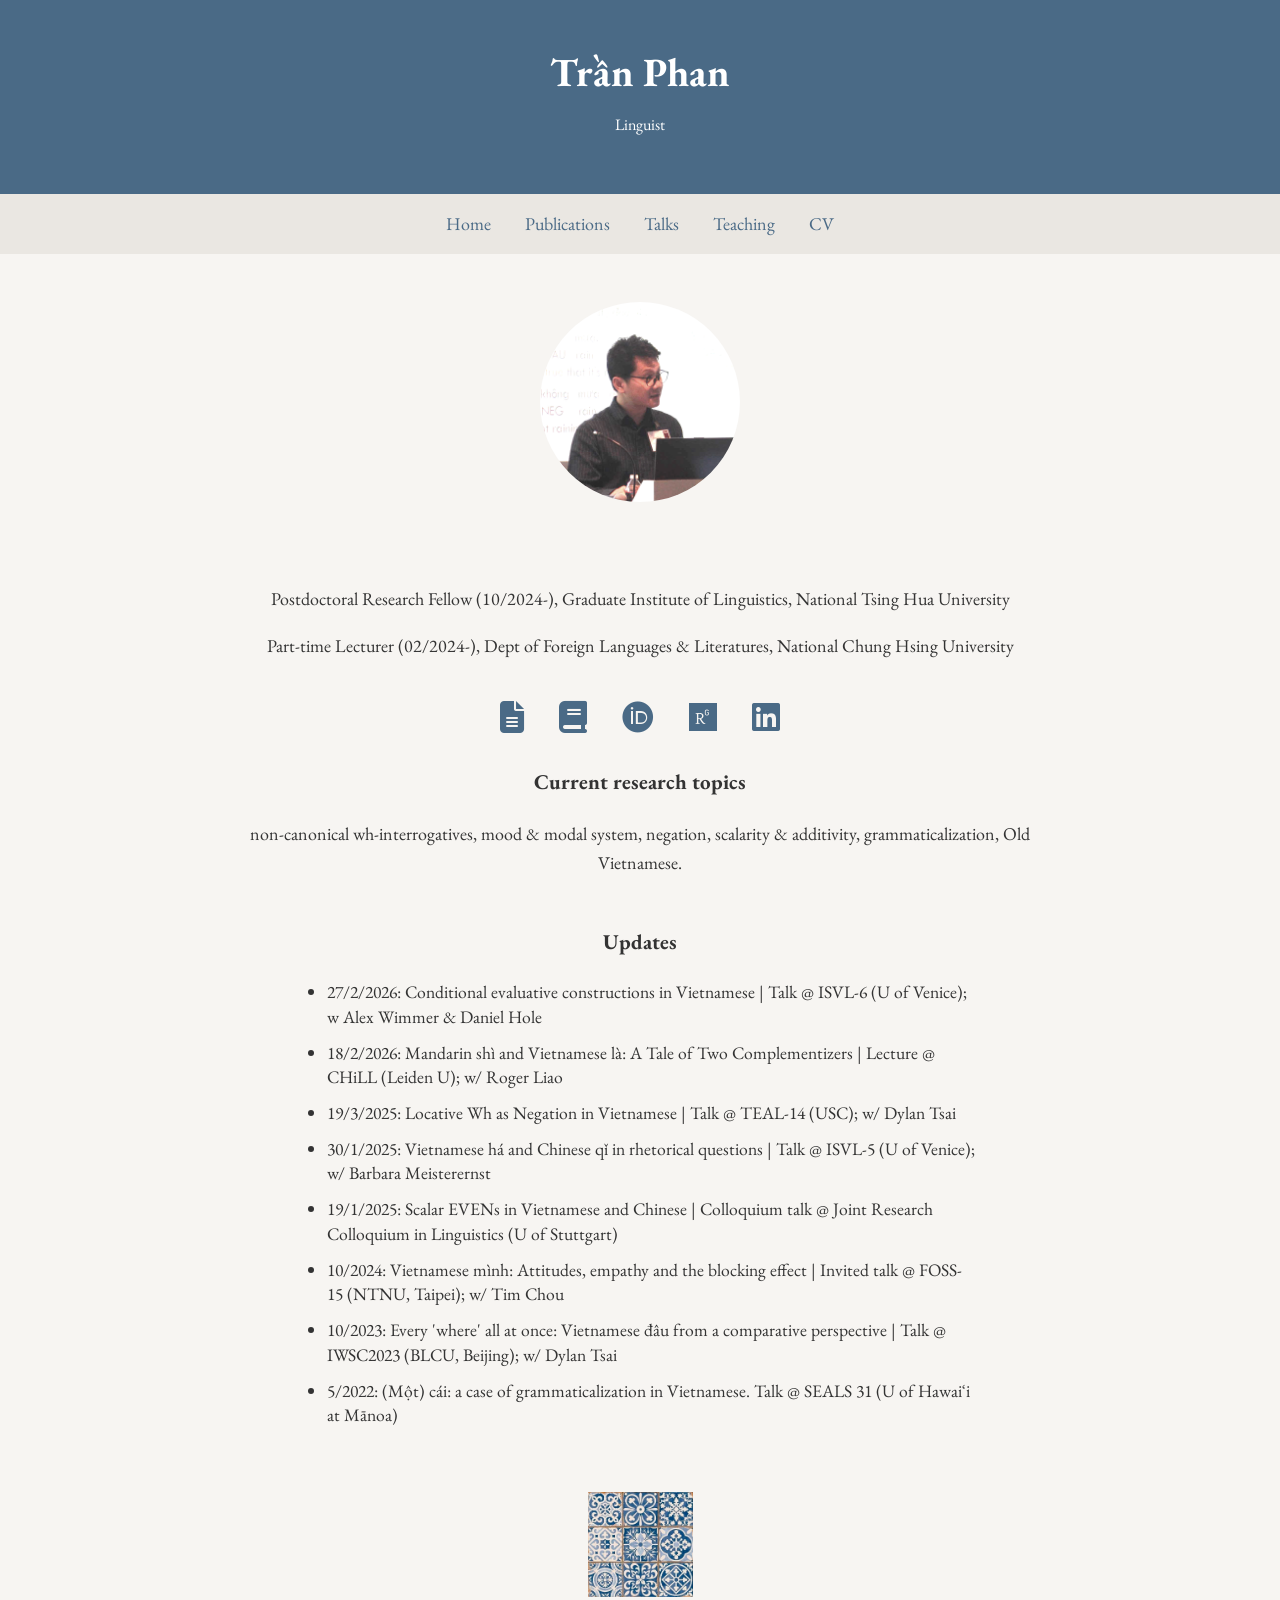
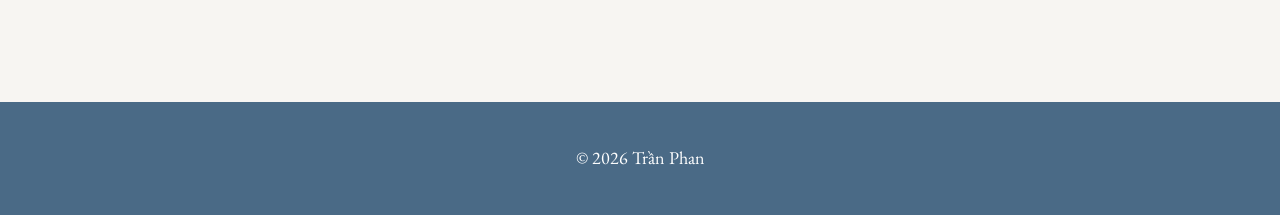
<file: index.html>
<!DOCTYPE html>
<html lang="en">
<head>
 <meta name="google-site-verification" content="Gx5-51kXQUoRYXP0o1XvS5WAChfy-038PQCGRmsh7GU" />
<meta charset="UTF-8">
<title>Trần Phan</title>
<meta name="description" content="Trần Phan is a linguist specializing in Vietnamese syntax, pragmatics, and grammaticalization.">
<link rel="stylesheet" href="style.css">
<link rel="stylesheet" href="https://cdnjs.cloudflare.com/ajax/libs/font-awesome/6.5.0/css/all.min.css">
  <meta name="viewport" content="width=device-width, initial-scale=1.0">
 <link href="https://fonts.googleapis.com/css2?family=EB+Garamond&display=swap" rel="stylesheet">
</head>

<body>

<header>
  <h1>Trần Phan</h1>
  <p>Linguist</p>
</header>

<nav>
  <a href="index.html">Home</a>
  <a href="publications.html">Publications</a>
  <a href="talks.html">Talks</a>
  <a href="teaching.html">Teaching</a>
  <a href="cv.html">CV</a>
</nav>

<div class="profile-photo">
  <img src="profile.jpg">
</div>

<section class="content">

  <p>
Postdoctoral Research Fellow (10/2024-), Graduate Institute of Linguistics, National Tsing Hua University
</p>
  
  <p>
Part-time Lecturer (02/2024-), Dept of Foreign Languages & Literatures, National Chung Hsing University
</p>

 <div class="icons">
      <a href="cv.pdf"><i class="fas fa-file-lines"></i></a>
  <a href="https://scholar.google.com"><i class="fas fa-book"></i></a>
  <a href="https://orcid.org"><i class="fab fa-orcid"></i></a>
  <a href="https://researchgate.net"><i class="fab fa-researchgate"></i></a>
  <a href="https://linkedin.com"><i class="fab fa-linkedin"></i></a>
</div>
 
 <h3>Current research topics</h3>
<p>
non-canonical wh-interrogatives, mood & modal system, negation, scalarity & additivity, grammaticalization, Old Vietnamese.
</p>

  <div class="updates">
  <h3>Updates</h3>
  <ul>
    <li>27/2/2026: Conditional evaluative constructions in Vietnamese | Talk @ ISVL-6 (U of Venice); w Alex Wimmer & Daniel Hole</li>
    <li>18/2/2026: Mandarin shì and Vietnamese là: A Tale of Two Complementizers | Lecture @ CHiLL (Leiden U); w/ Roger Liao</li>
    <li>19/3/2025: Locative Wh as Negation in Vietnamese | Talk @ TEAL-14 (USC); w/ Dylan Tsai</li>
    <li>30/1/2025: Vietnamese há and Chinese qǐ in rhetorical questions | Talk @ ISVL-5 (U of Venice); w/ Barbara Meisterernst</li>
    <li>19/1/2025: Scalar EVENs in Vietnamese and Chinese | Colloquium talk @ Joint Research Colloquium in Linguistics (U of Stuttgart)</li>
    <li>10/2024: Vietnamese mình: Attitudes, empathy and the blocking effect | Invited talk @ FOSS-15 (NTNU, Taipei); w/ Tim Chou</li>
    <li>10/2023: Every 'where' all at once: Vietnamese đâu from a comparative perspective | Talk @ IWSC2023 (BLCU, Beijing); w/ Dylan Tsai</li>
    <li>5/2022: (Một) cái: a case of grammaticalization in Vietnamese. Talk @ SEALS 31 (U of Hawaiʻi at Mānoa)</li>
  </ul>
</div>

<div class="tile-image">
  <img src="tile.jpg">
</div>

</section>

<footer>
  <p>© 2026 Trần Phan</p>
</footer>

</body>
</html>
</file>
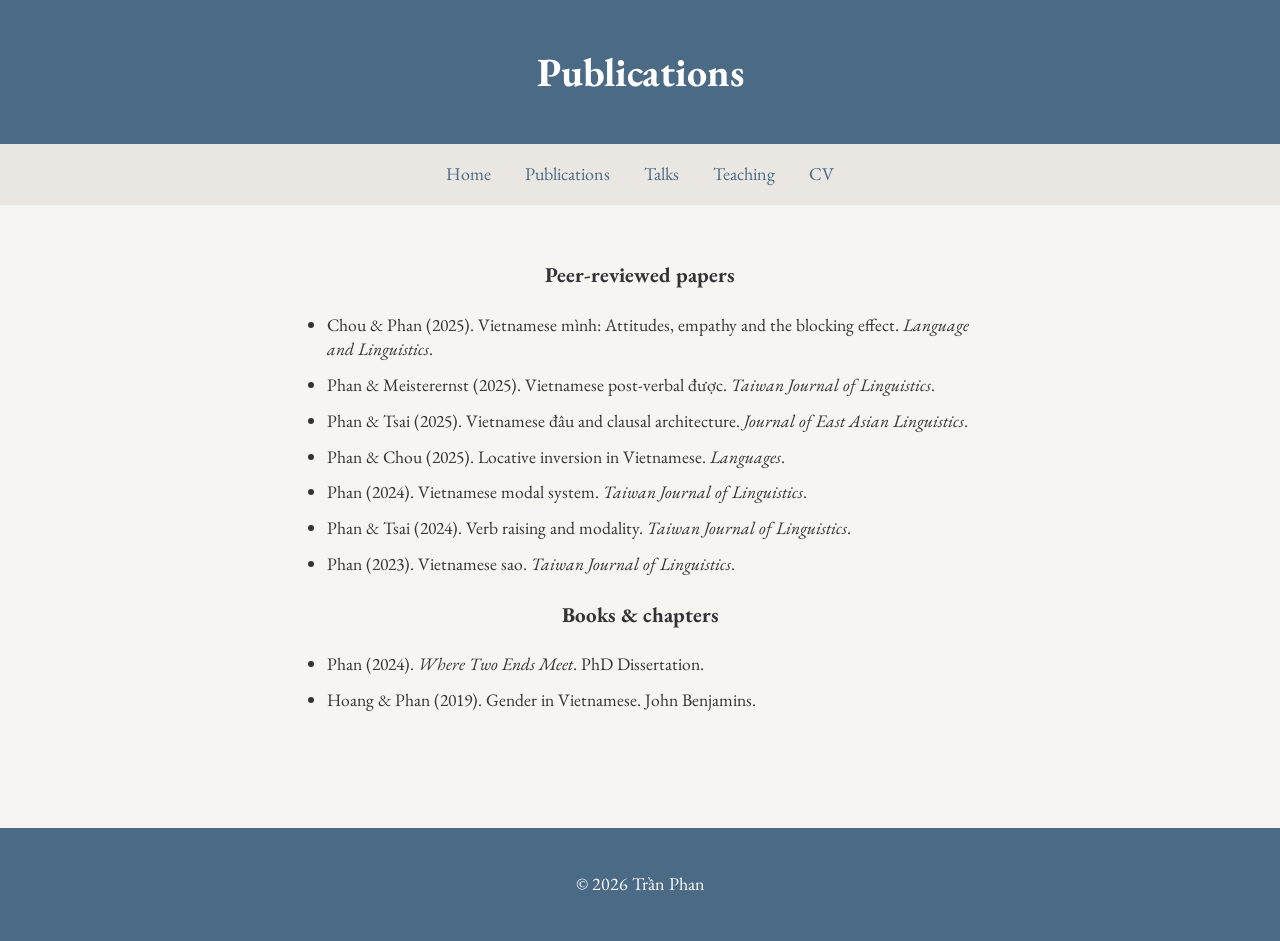
<file: publications.html>
<!DOCTYPE html>
<html lang="en">
<head>
<meta charset="UTF-8">
<title>Publications | Trần Phan</title>
  <meta name="description" content="Publications by Trần Phan, linguist specializing in Vietnamese syntax, pragmatics, and grammaticalization.">
<link rel="stylesheet" href="style.css">
  <meta name="viewport" content="width=device-width, initial-scale=1.0">
  <link href="https://fonts.googleapis.com/css2?family=EB+Garamond&display=swap" rel="stylesheet">
</head>

<body>

<header>
  <h1>Publications</h1>
</header>

<nav>
  <a href="index.html">Home</a>
  <a href="publications.html">Publications</a>
  <a href="talks.html">Talks</a>
  <a href="teaching.html">Teaching</a>
  <a href="cv.html">CV</a>
</nav>

<section class="content">

<h3>Peer-reviewed papers</h3>

<ul>
<li>Chou & Phan (2025). Vietnamese mình: Attitudes, empathy and the blocking effect. <i>Language and Linguistics</i>.</li>
<li>Phan & Meisterernst (2025). Vietnamese post-verbal được. <i>Taiwan Journal of Linguistics</i>.</li>
<li>Phan & Tsai (2025). Vietnamese đâu and clausal architecture. <i>Journal of East Asian Linguistics</i>.</li>
<li>Phan & Chou (2025). Locative inversion in Vietnamese. <i>Languages</i>.</li>
<li>Phan (2024). Vietnamese modal system. <i>Taiwan Journal of Linguistics</i>.</li>
<li>Phan & Tsai (2024). Verb raising and modality. <i>Taiwan Journal of Linguistics</i>.</li>
<li>Phan (2023). Vietnamese sao. <i>Taiwan Journal of Linguistics</i>.</li>
</ul>

<h3>Books & chapters</h3>

<ul>
<li>Phan (2024). <i>Where Two Ends Meet</i>. PhD Dissertation.</li>
<li>Hoang & Phan (2019). Gender in Vietnamese. John Benjamins.</li>
</ul>

</section>

<footer>
<p>© 2026 Trần Phan</p>
</footer>

</body>
</html>
</file>
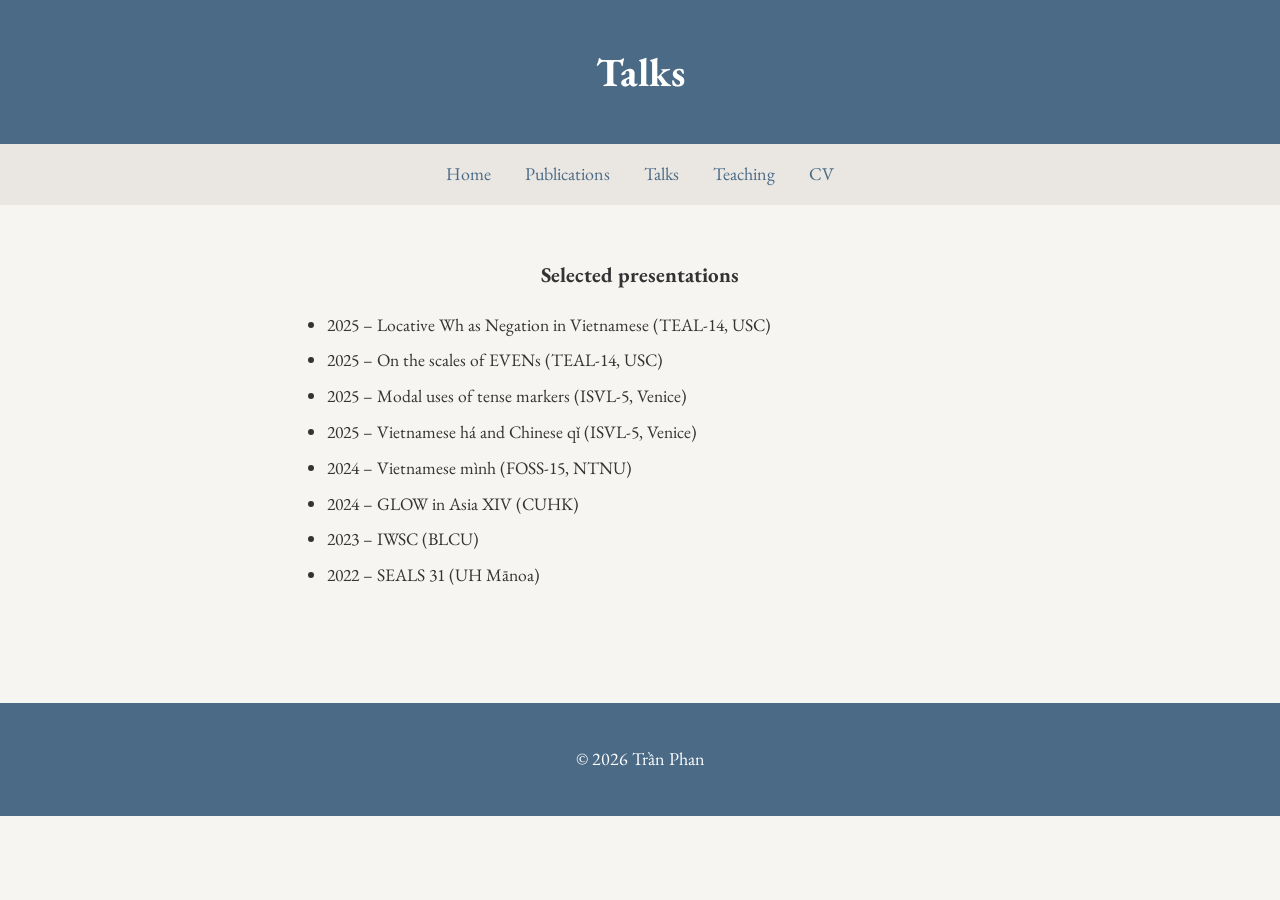
<file: talks.html>
<!DOCTYPE html>
<html lang="en">
<head>
<meta charset="UTF-8">
<title>Talks | Trần Phan</title>
  <meta name="description" content="Talks by Trần Phan, linguist specializing in Vietnamese syntax, pragmatics, and grammaticalization.">
<link rel="stylesheet" href="style.css">
  <meta name="viewport" content="width=device-width, initial-scale=1.0">
  <link href="https://fonts.googleapis.com/css2?family=EB+Garamond&display=swap" rel="stylesheet">
</head>

<body>

<header>
  <h1>Talks</h1>
</header>

<nav>
  <a href="index.html">Home</a>
  <a href="publications.html">Publications</a>
  <a href="talks.html">Talks</a>
  <a href="teaching.html">Teaching</a>
  <a href="cv.html">CV</a>
</nav>

<section class="content">

<h3>Selected presentations</h3>

<ul>
<li>2025 – Locative Wh as Negation in Vietnamese (TEAL-14, USC)</li>
<li>2025 – On the scales of EVENs (TEAL-14, USC)</li>
<li>2025 – Modal uses of tense markers (ISVL-5, Venice)</li>
<li>2025 – Vietnamese há and Chinese qǐ (ISVL-5, Venice)</li>
<li>2024 – Vietnamese mình (FOSS-15, NTNU)</li>
<li>2024 – GLOW in Asia XIV (CUHK)</li>
<li>2023 – IWSC (BLCU)</li>
<li>2022 – SEALS 31 (UH Mānoa)</li>
</ul>

</section>

<footer>
<p>© 2026 Trần Phan</p>
</footer>

</body>
</html>
</file>
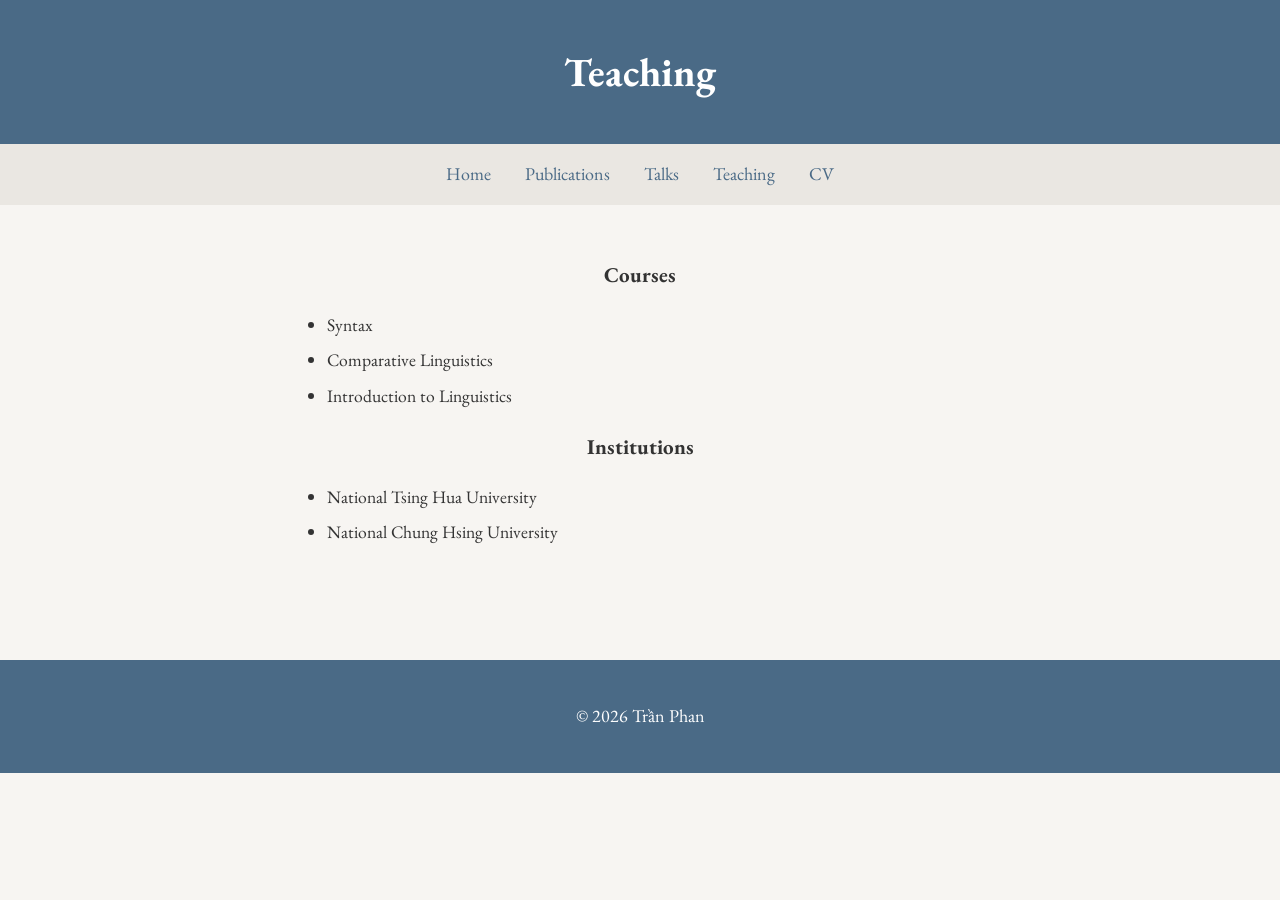
<file: teaching.html>
<!DOCTYPE html>
<html lang="en">
<head>
<meta charset="UTF-8">
<title>Teaching | Trần Phan</title>
  <meta name="description" content="Teachings by Trần Phan, linguist specializing in Vietnamese syntax, pragmatics, and grammaticalization.">
<link rel="stylesheet" href="style.css">
  <meta name="viewport" content="width=device-width, initial-scale=1.0">
  <link href="https://fonts.googleapis.com/css2?family=EB+Garamond&display=swap" rel="stylesheet">
</head>

<body>

<header>
  <h1>Teaching</h1>
</header>

<nav>
  <a href="index.html">Home</a>
  <a href="publications.html">Publications</a>
  <a href="talks.html">Talks</a>
  <a href="teaching.html">Teaching</a>
  <a href="cv.html">CV</a>
</nav>

<section class="content">

<h3>Courses</h3>

<ul>
<li>Syntax</li>
<li>Comparative Linguistics</li>
<li>Introduction to Linguistics</li>
</ul>

<h3>Institutions</h3>

<ul>
<li>National Tsing Hua University</li>
<li>National Chung Hsing University</li>
</ul>

</section>

<footer>
<p>© 2026 Trần Phan</p>
</footer>

</body>
</html>
</file>
<file: style.css>
body {
  font-family: "EB Garamond", Garamond, "Times New Roman", serif;
  margin: 0;
  background: #f7f5f2;
  color: #333;
  line-height: 1.6;
  font-size: 18px;
}

/* HEADER */
header {
  background: #4a6a86;
  color: white;
  text-align: center;
  padding: 2.5rem 1rem;
}

header h1 {
  margin: 0;
  font-size: 2.5rem;
}

header p {
  margin-top: 0.5rem;
  font-size: 1rem;
}

/* NAV */
nav {
  text-align: center;
  padding: 1rem;
  background: #eae7e2;
}

nav a {
  margin: 0 15px;
  text-decoration: none;
  color: #4a6a86;
}

/* CONTENT */
.content {
  max-width: 800px;
  margin: auto;
  text-align: center;
  padding: 2rem;
}

/* LISTS */
ul {
  list-style-position: outside;
  padding-left: 1.5rem;
  text-align: left;
  margin: 1.2rem auto;     /* slightly reduced */
  max-width: 650px;
}

li {
  font-size: 1.1rem;       /* 🔽 ~20% smaller (from 1rem baseline) */
  margin-bottom: 0.7rem;   /* 🔽 ~30% tighter spacing */
  line-height: 1.4;        /* slightly tighter */
}

/* PROFILE PHOTO */
.profile-photo {
  text-align: center;
  margin: 3rem 0 1.5rem;
}

.profile-photo img {
  width: 200px;
  border-radius: 50%;
}

/* ICONS */
.icons {
  display: flex;
  justify-content: center;
  gap: 35px;
  margin-top: 2rem;
}

.icons a {
  font-size: 2rem;
  color: #4a6a86;
  transition: 0.2s;
}

.icons a:hover {
  transform: translateY(-4px);
  color: #2f4f66;
}

/* UPDATES */
.updates {
  margin-top: 3rem;
  text-align: left;
}

.updates h3 {
  text-align: center;
}

.tile-image {
  text-align: center;
  margin-top: 4rem;
}

.tile-image img {
  width: 105px;
}

/* FOOTER */
footer {
  background: #4a6a86;
  color: white;
  text-align: center;
  padding: 1.5rem;
  margin-top: 4rem;
}
/* =========================
   MOBILE OPTIMIZATION
========================= */
@media (max-width: 600px) {

  /* Header text scales down */
  header h1 {
    font-size: 1.8rem;
  }

  header p {
    font-size: 1.3rem;
  }

  /* Navigation wraps nicely */
  nav {
    padding: 0.8rem;
  }

  nav a {
    display: inline-block;
    margin: 5px 8px;
    font-size: 0.9rem;
  }

  /* Profile photo smaller on phone */
  .profile-photo img {
    width: 140px;
  }

  /* Content padding tighter */
  .content {
    padding: 1.5rem 1rem;
  }

  /* Icons shrink + wrap */
  .icons {
    gap: 20px;
    flex-wrap: wrap;
  }

  .icons a {
    font-size: 1.6rem;
  }

  /* Lists fit screen better */
  ul {
    padding-left: 1.2rem;
    max-width: 100%;
  }

  li {
    font-size: 1.2rem;
  }

  /* Tile image scales */
  .tile-image img {
    width: 80px;
  }

  /* Footer spacing */
  footer {
    padding: 1rem;
    font-size: 0.85rem;
  }
}
</file>
